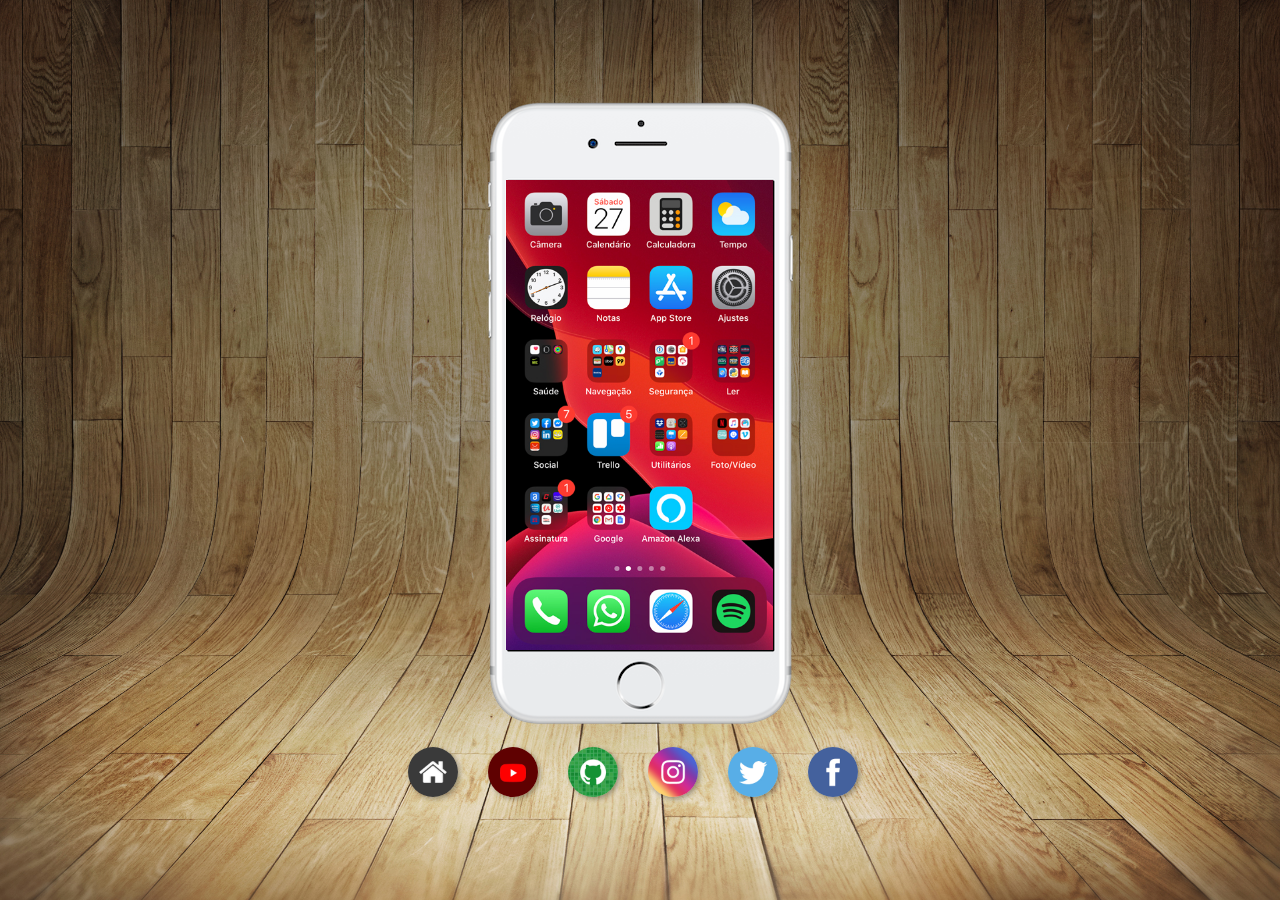
<file: index.html>
<!DOCTYPE html>
<html lang="pt-br">
<head>
    <meta charset="UTF-8">
    <meta name="viewport" content="width=device-width, initial-scale=1.0">
    <link rel="stylesheet" href="estilos/style.css">
    <link rel="shortcut icon" href="favicon.ico" type="image/x-icon">
    <title>Projeto Redes Sociais</title>
</head>
<body>
    <main>
        <section id="telefone">
            <iframe src="home.html" name="tela" id="tela" frameborder="0"></iframe>
        </section>
        <section id="redes-sociais">
            <a href="home.html" target="tela"><img src="imagens/logo-home.jpg" alt=""></a> <br>
            <a href="youtube.html" target="tela"><img src="imagens/logo-youtube.jpg" alt=""></a> <br>
            <a href="github.html" target="tela"><img src="imagens/logo-github.jpg" alt=""></a> <br>
            <a href="instagram.html" target="tela"><img src="imagens/logo-instagram.jpg" alt=""></a> <br>
            <a href="twitter.html" target="tela"><img src="imagens/logo-twitter.jpg" alt=""></a> <br>
            <a href="facebook.html" target="tela"><img src="imagens/logo-facebook.jpg" alt=""></a> <br>
        </section>
    </main>
</body>
</html>
</file>
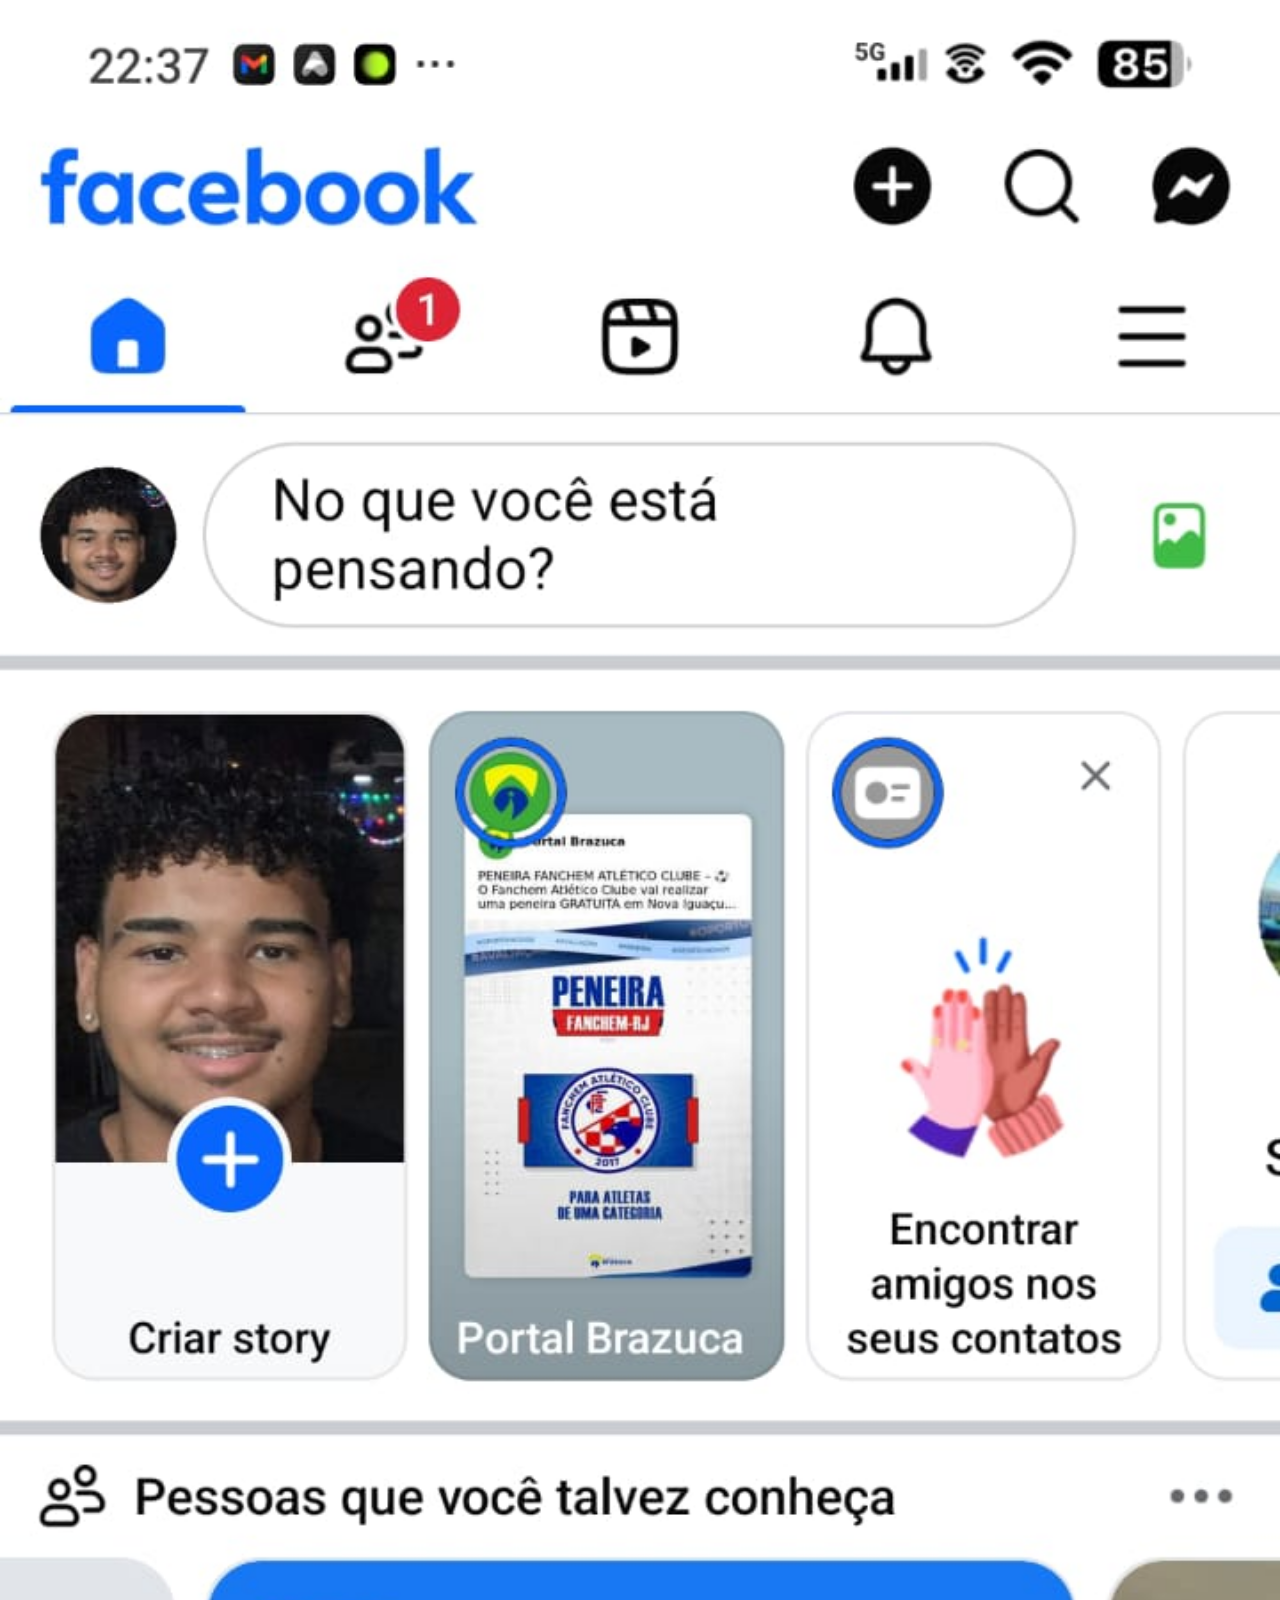
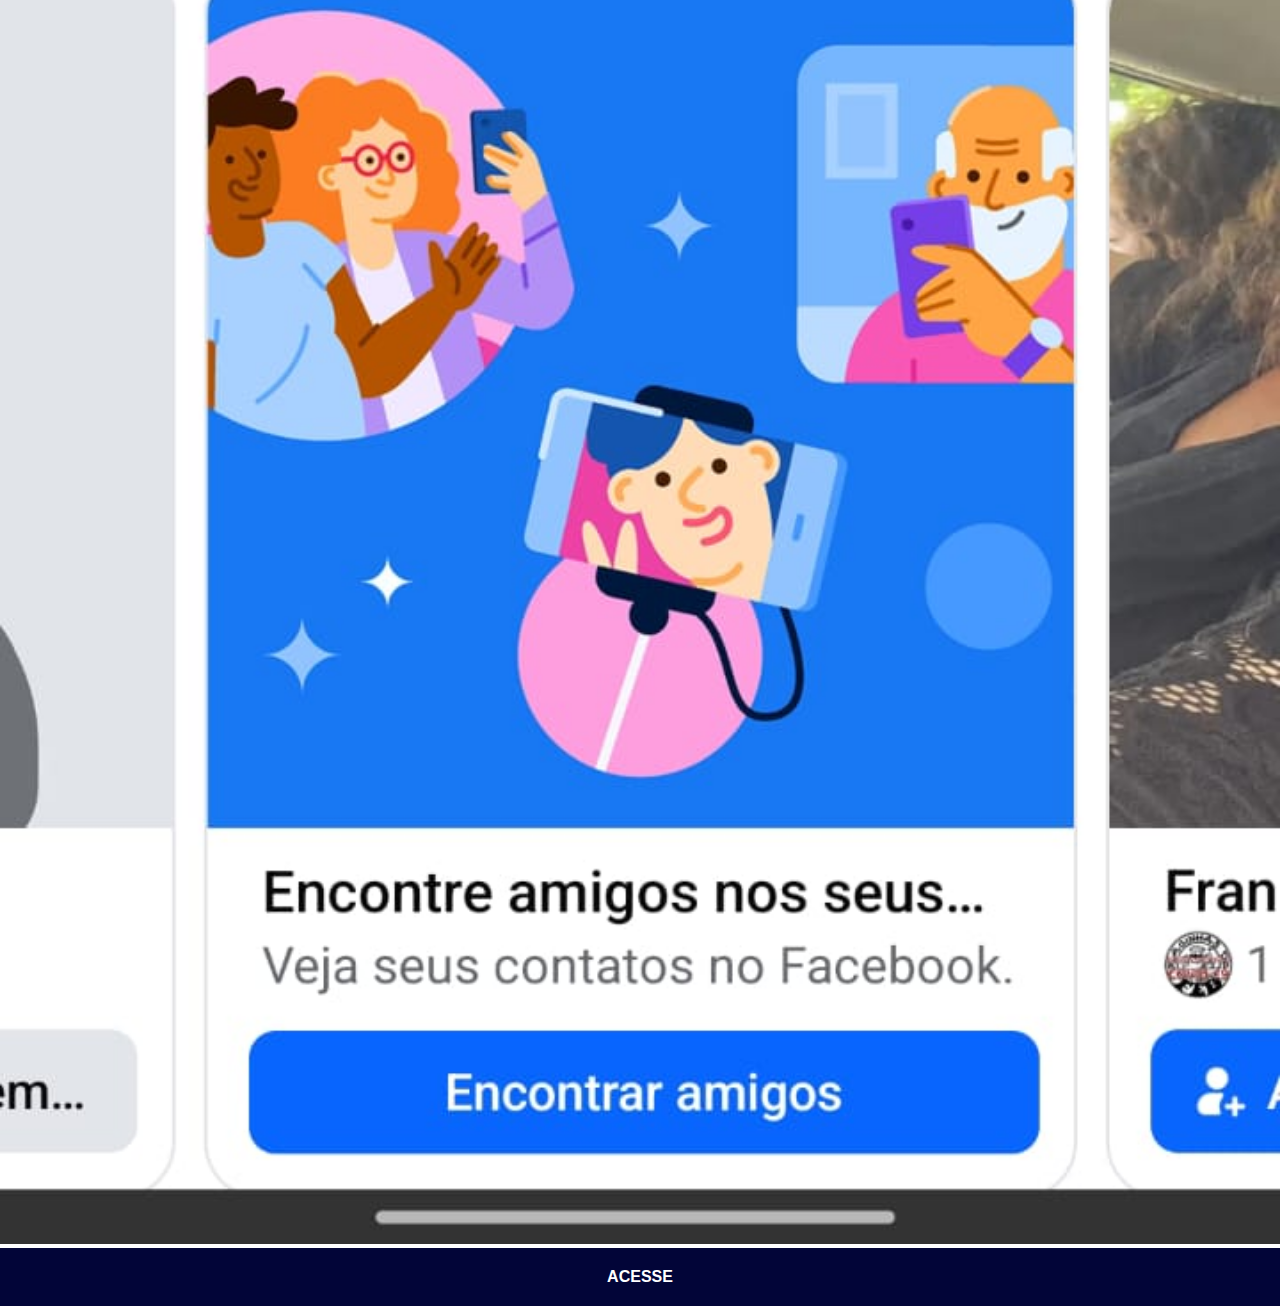
<file: facebook.html>
<!DOCTYPE html>
<html lang="pt-br">
<head>
    <meta charset="UTF-8">
    <meta name="viewport" content="width=device-width, initial-scale=1.0">
    <title>Facebook</title>
    <link rel="stylesheet" href="estilos/social.css">
</head>
<body>
    <img src="imagens/facebook.jpg" alt="Facebook">
    <a href="https://www.facebook.com/profile.php?id=100077715813663" target="_blank">ACESSE</a>
</body>
</html>
</file>
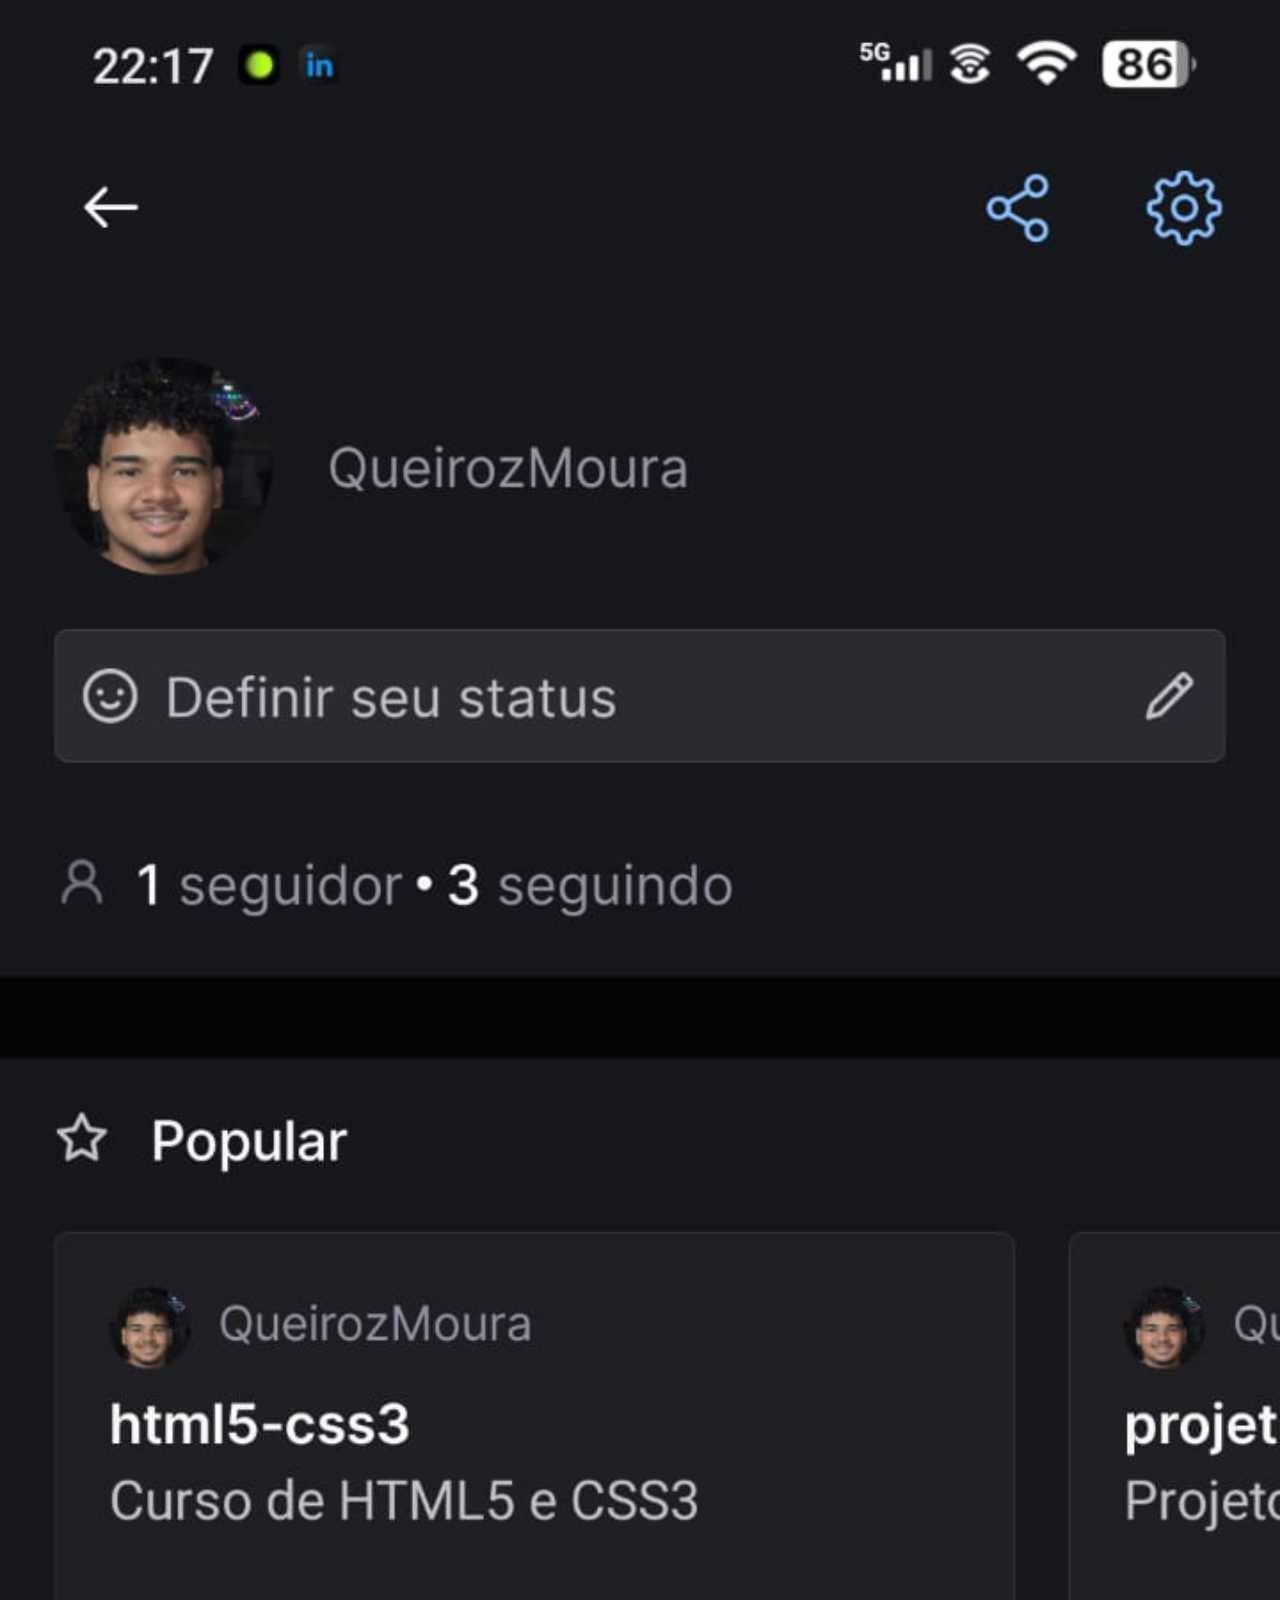
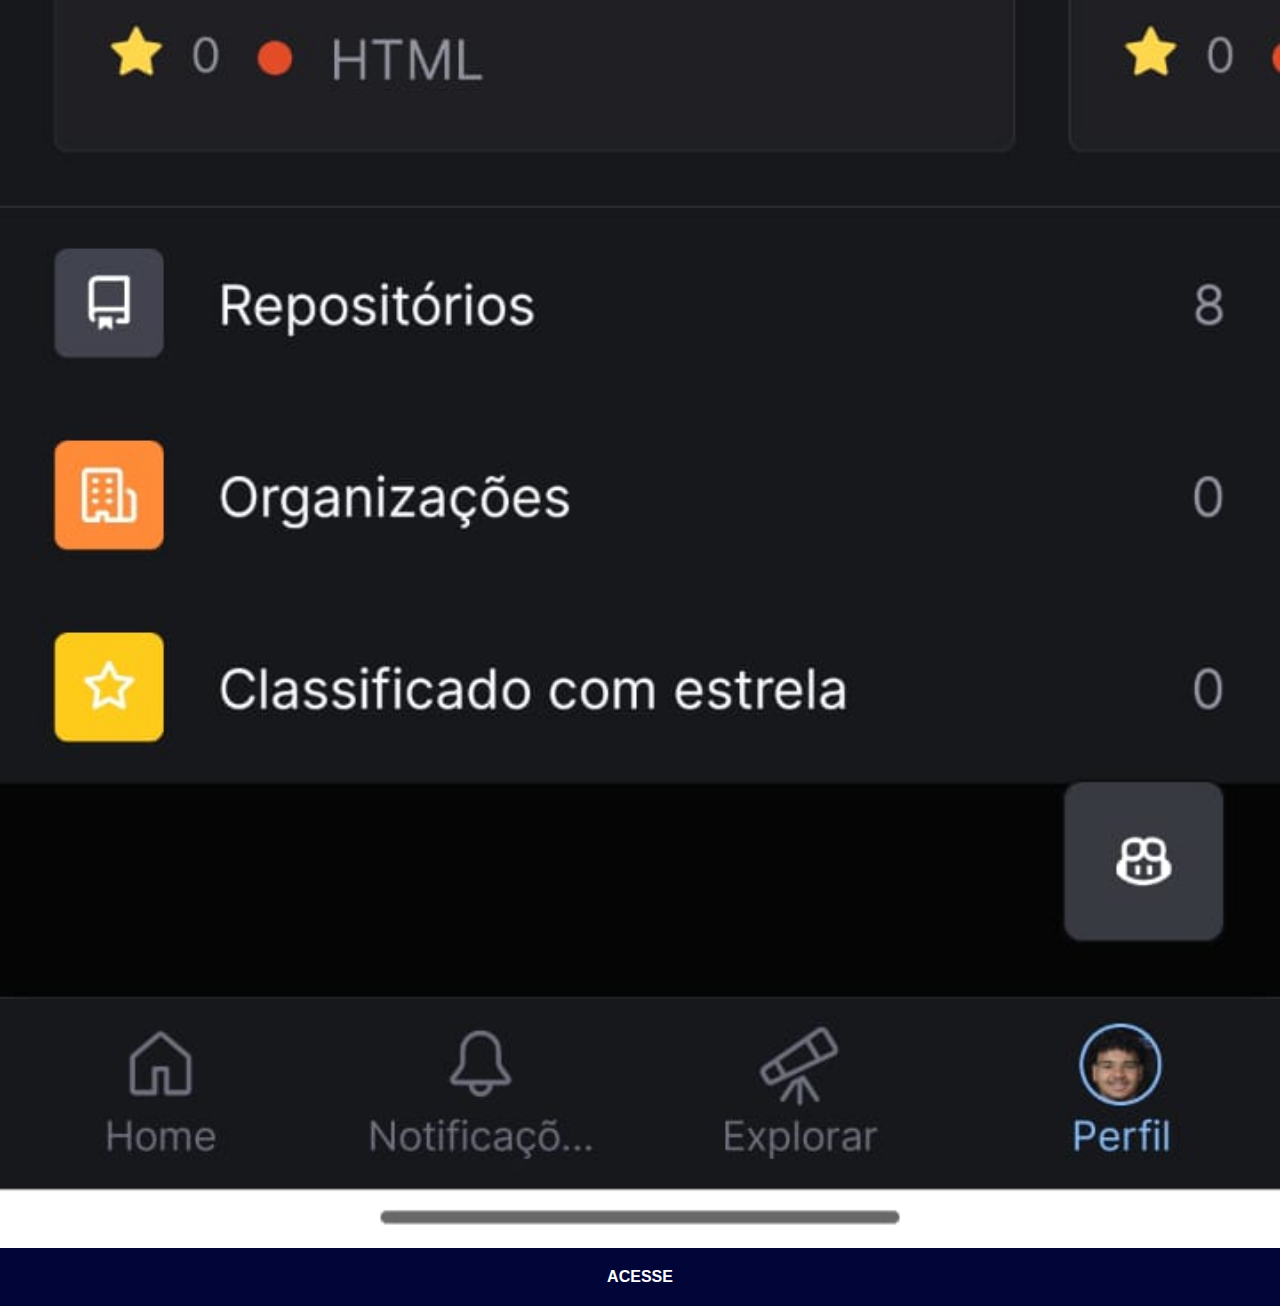
<file: github.html>
<!DOCTYPE html>
<html lang="pt-br">
<head>
    <meta charset="UTF-8">
    <meta name="viewport" content="width=device-width, initial-scale=1.0">
    <title>Github</title>
    <link rel="stylesheet" href="estilos/social.css">
</head>
<body>
    <img  src="imagens/github.jpg" alt="Github">
    <a href="https://github.com/QueirozMoura" target="_blank">ACESSE</a>
</body>
</html>
</file>
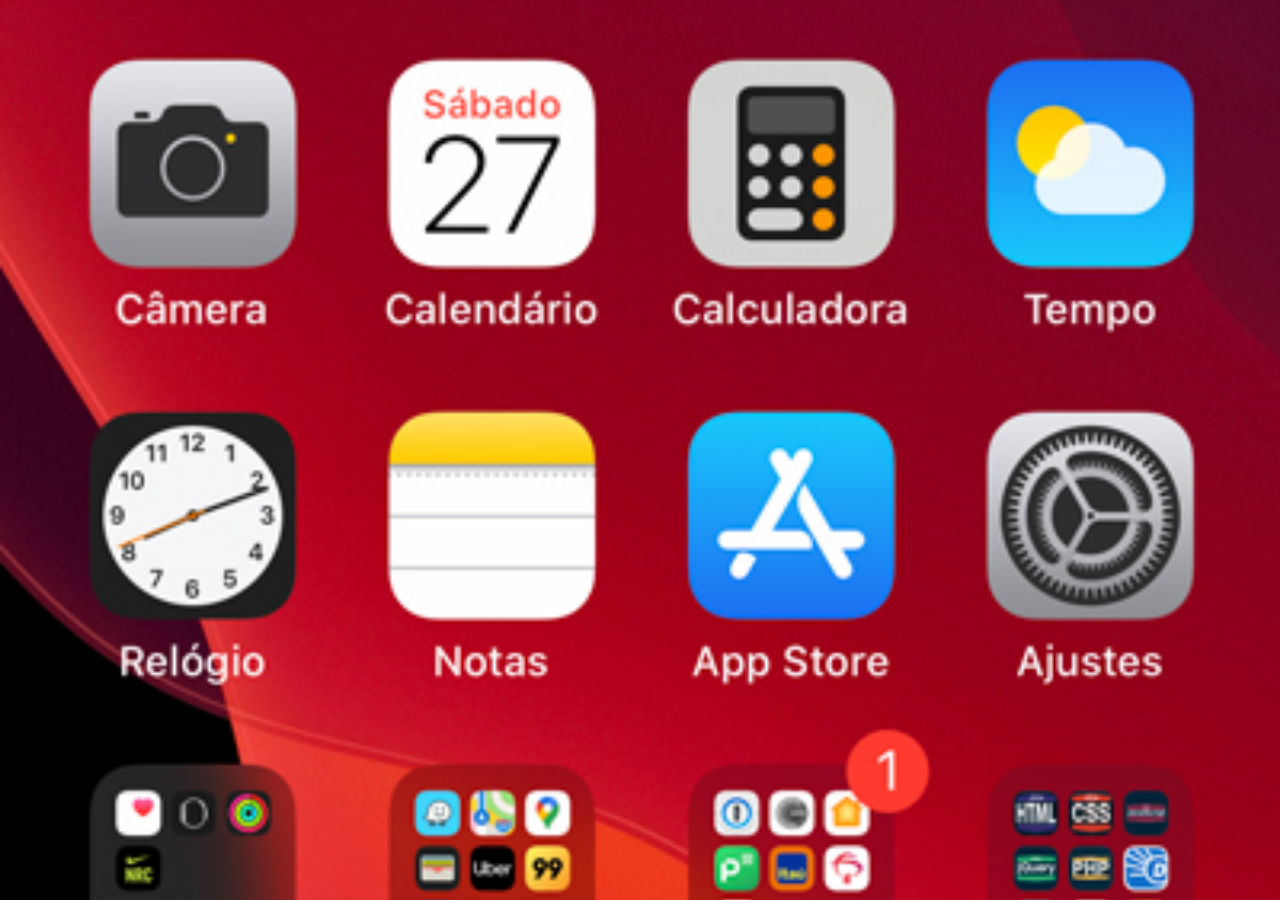
<file: home.html>
<!DOCTYPE html>
<html lang="pt-br">
<head>
    <meta charset="UTF-8">
    <meta name="viewport" content="width=device-width, initial-scale=1.0">
    <title>Home</title>
    <style>
        * {
            margin: 0px;
            padding: 0px;
        }

        body {
            width: 100vw;
            height: 100vh;
            background: black url('imagens/tela-home.jpg') no-repeat top center;
            background-size: cover;
        }
    </style>
</head>
<body>
    
</body>
</html>
</file>
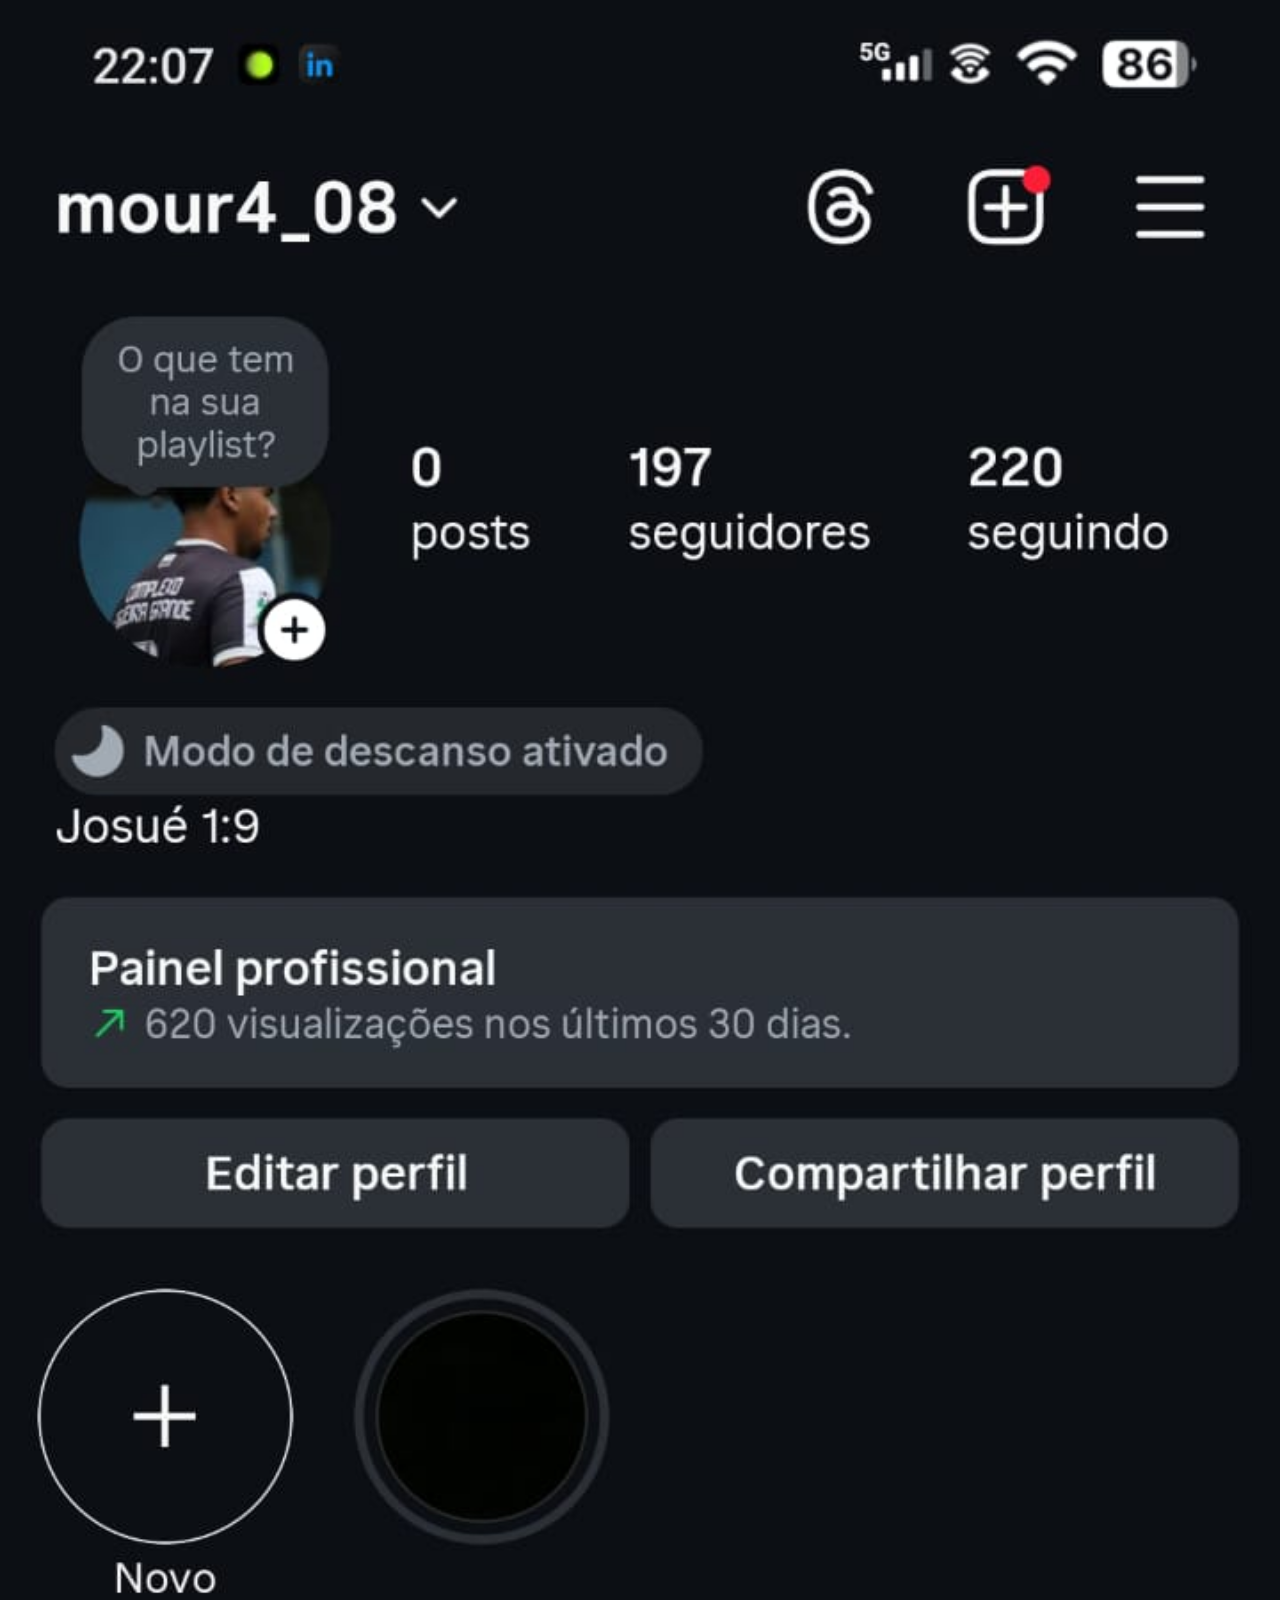
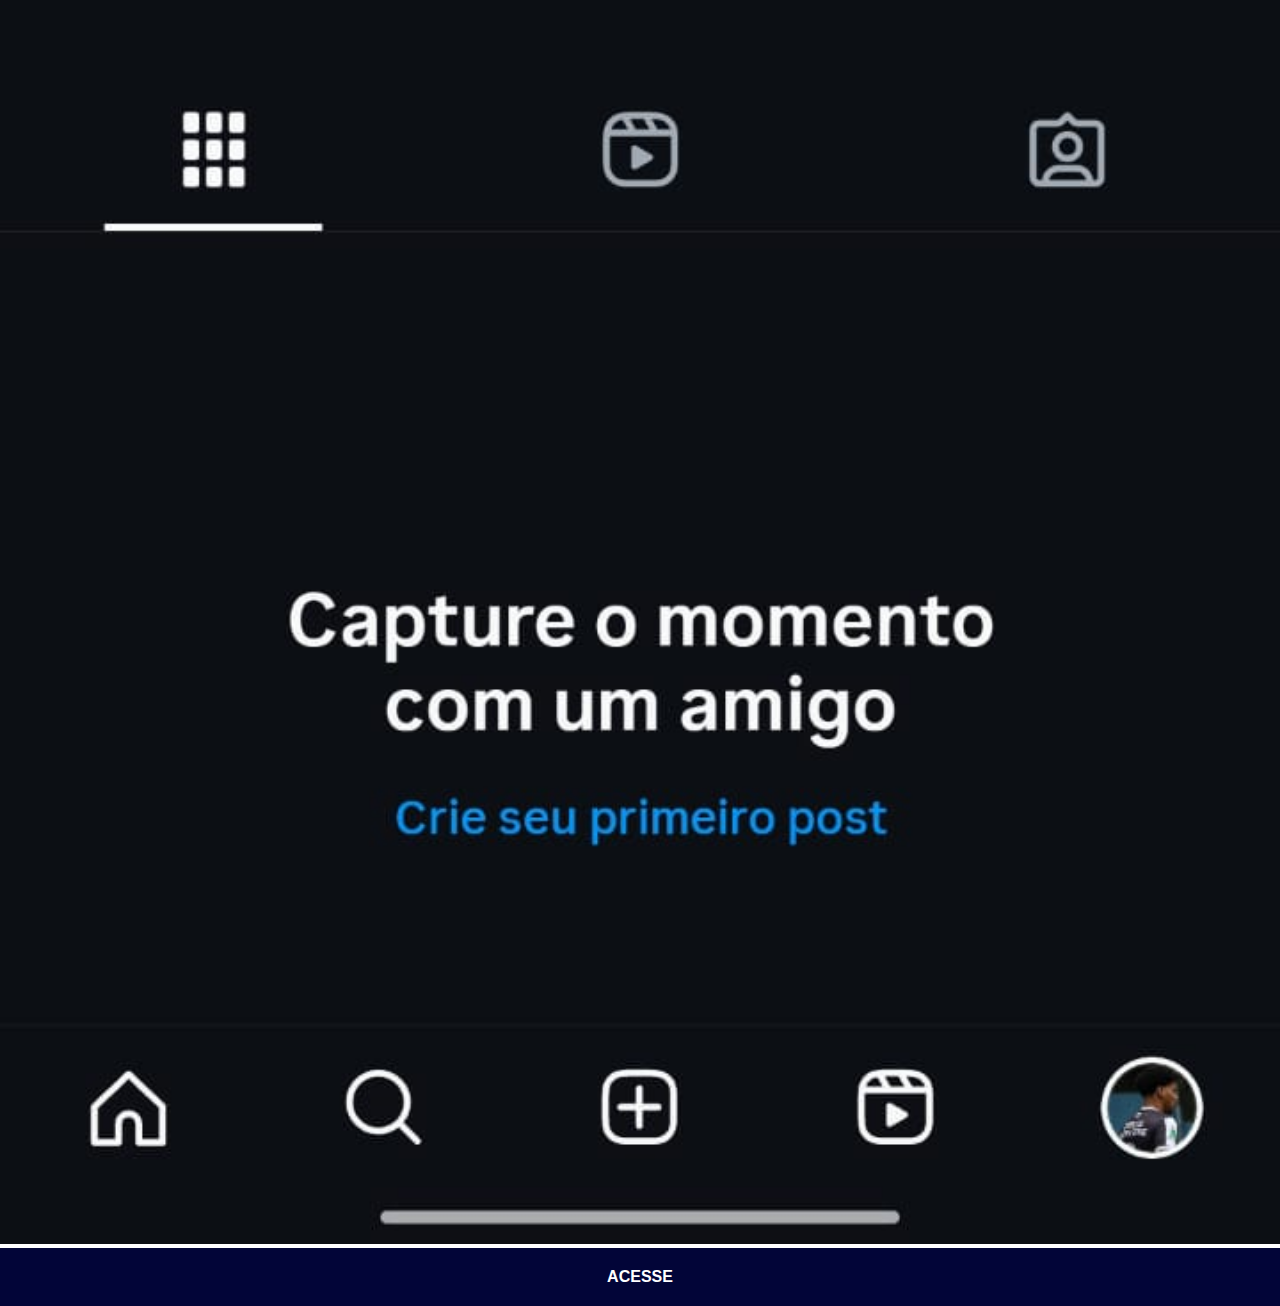
<file: instagram.html>
<!DOCTYPE html>
<html lang="pt-br">
<head>
    <meta charset="UTF-8">
    <meta name="viewport" content="width=device-width, initial-scale=1.0">
    <link rel="stylesheet" href="estilos/social.css">
    <title>Instagram</title>
</head>
<body>
    <img src="imagens/insta2.jpg" alt="Insta">
    <a href="https://www.instagram.com" target="_blank">ACESSE</a>
</body>
</html>
</file>
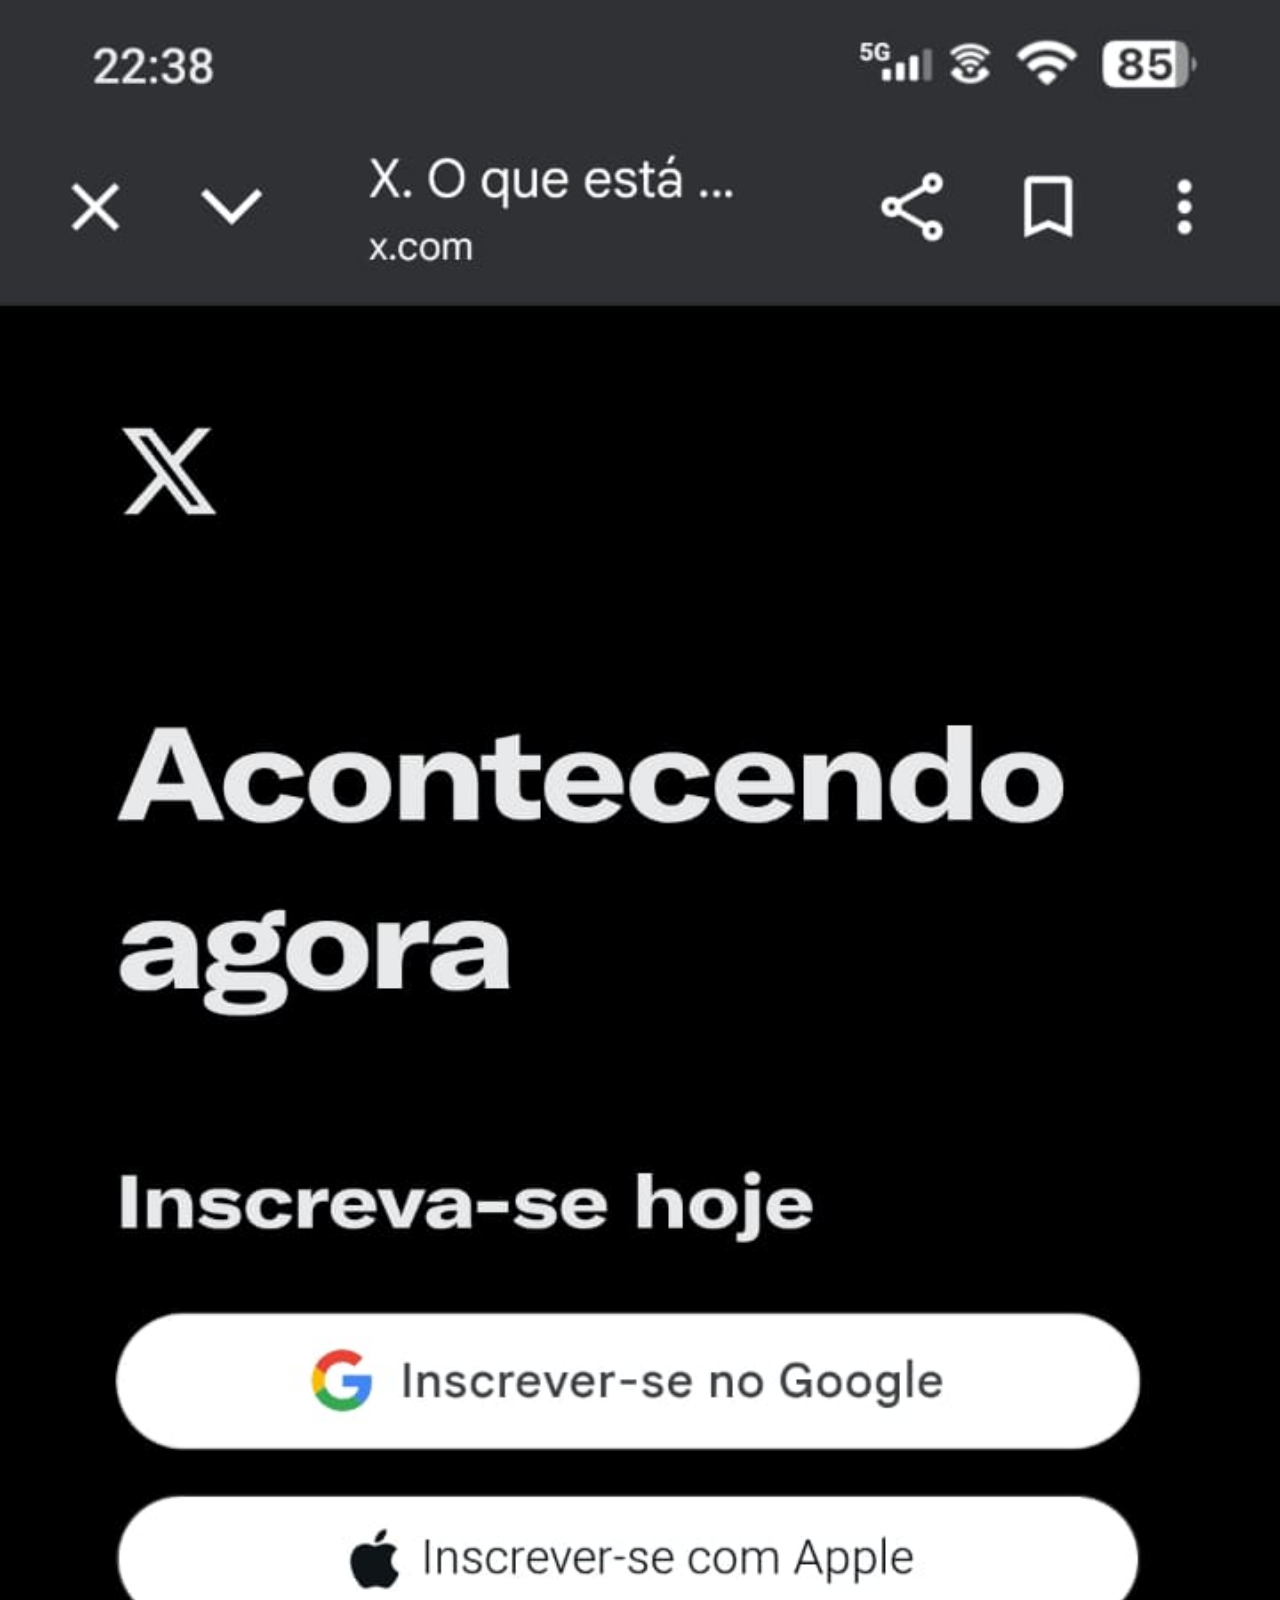
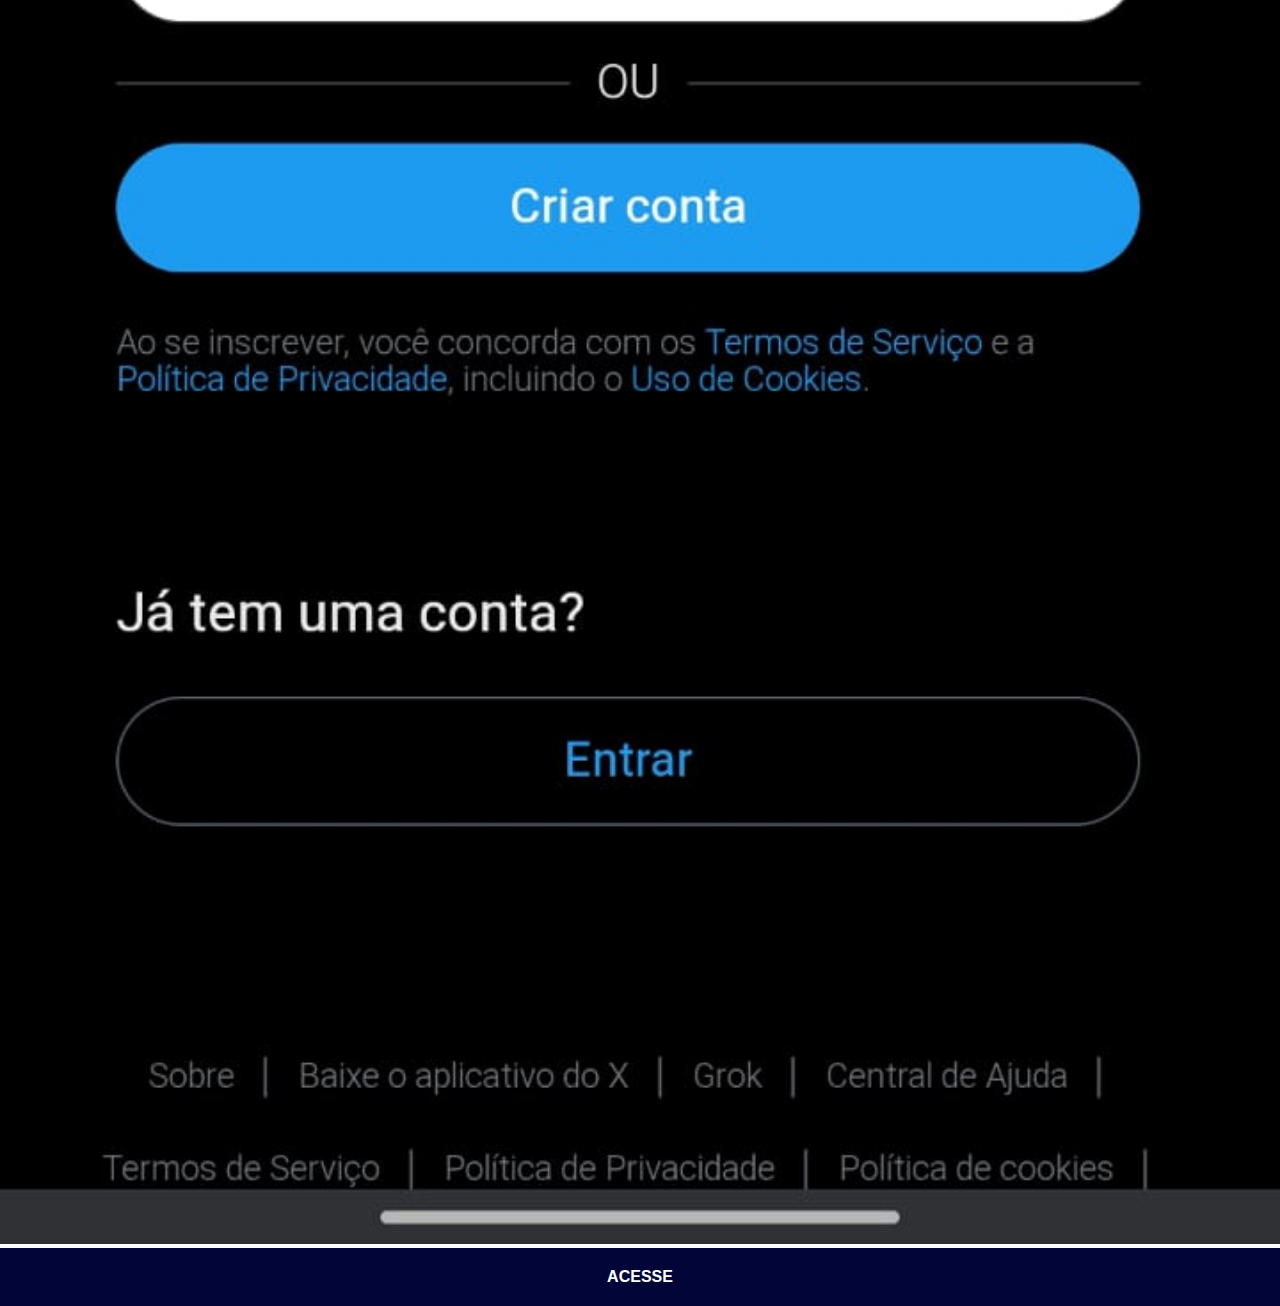
<file: twitter.html>
<!DOCTYPE html>
<html lang="pt-br">
<head>
    <meta charset="UTF-8">
    <meta name="viewport" content="width=device-width, initial-scale=1.0">
    <link rel="stylesheet" href="estilos/social.css">
    <title>Twitter</title>
</head>
<body>
    <img src="imagens/twitter.jpg" alt="Twitter">
    <a href="https://x.com">ACESSE</a>
</body>
</html>
</file>
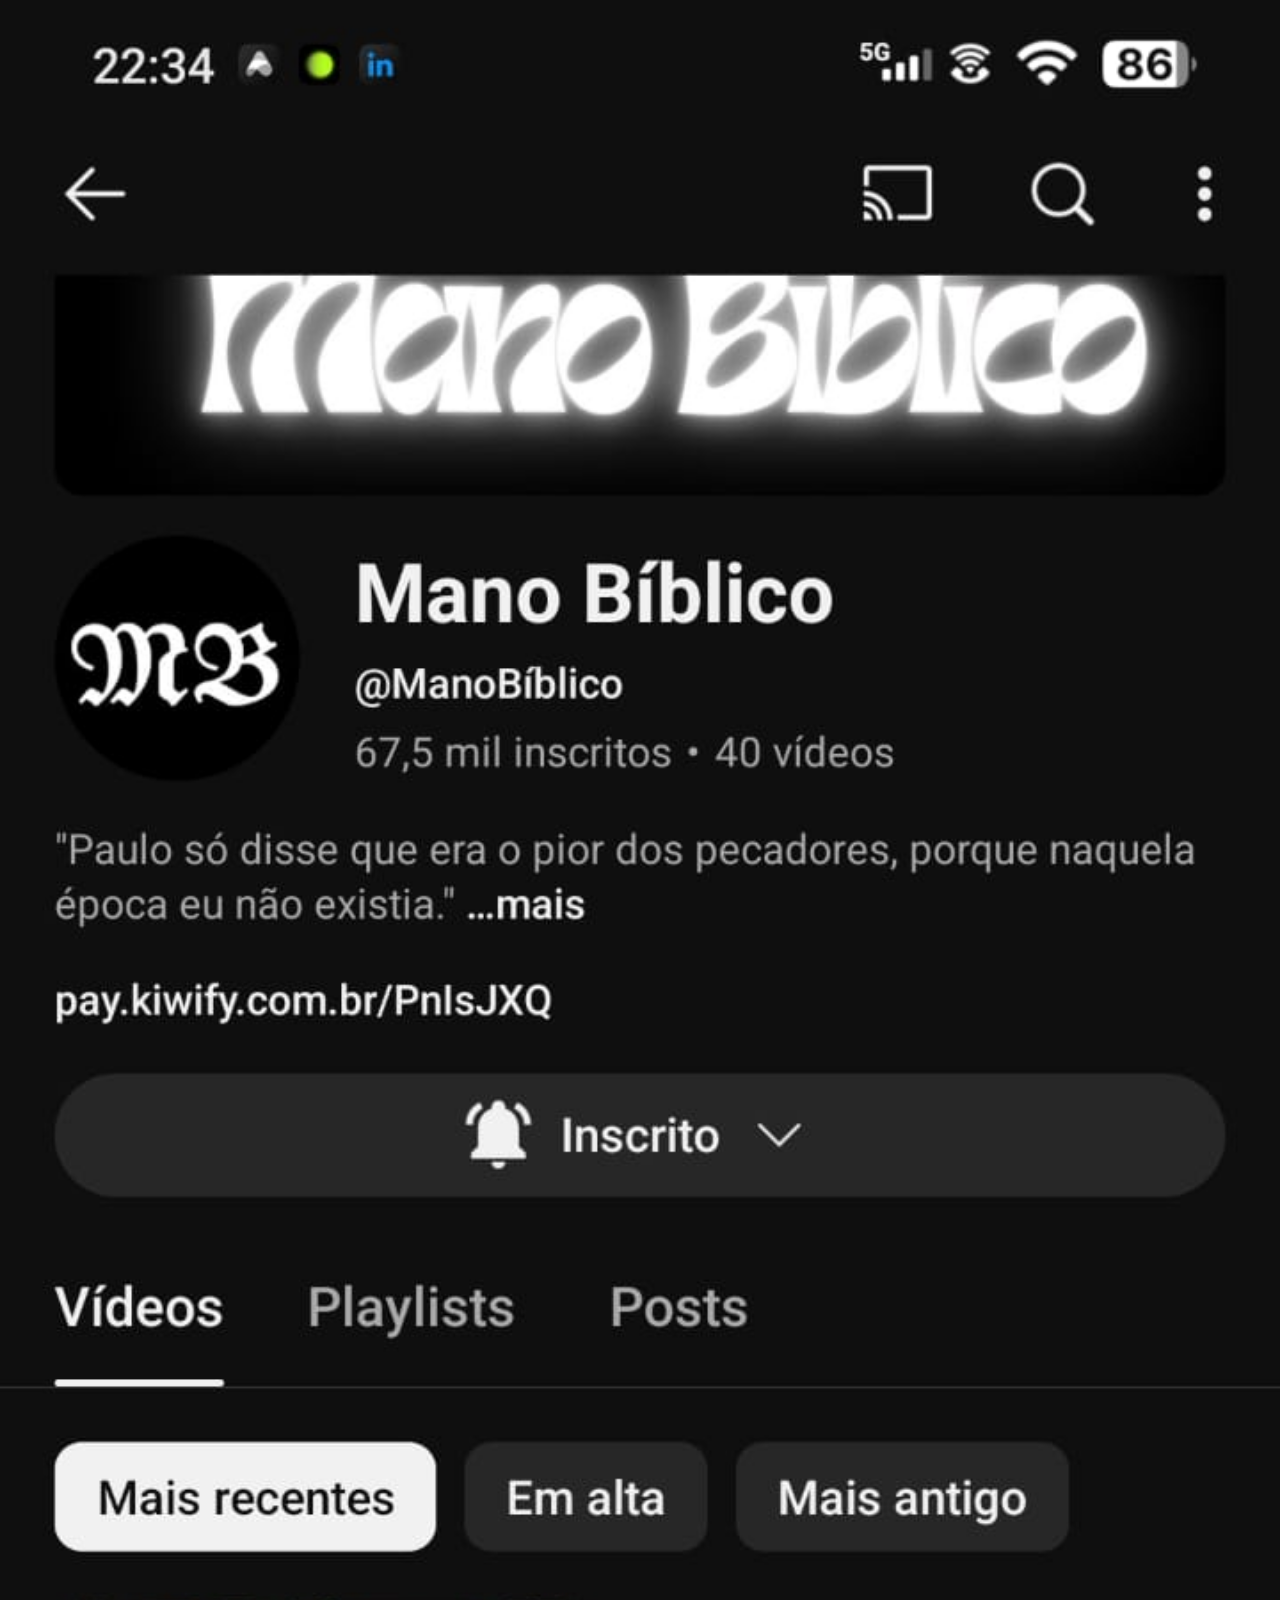
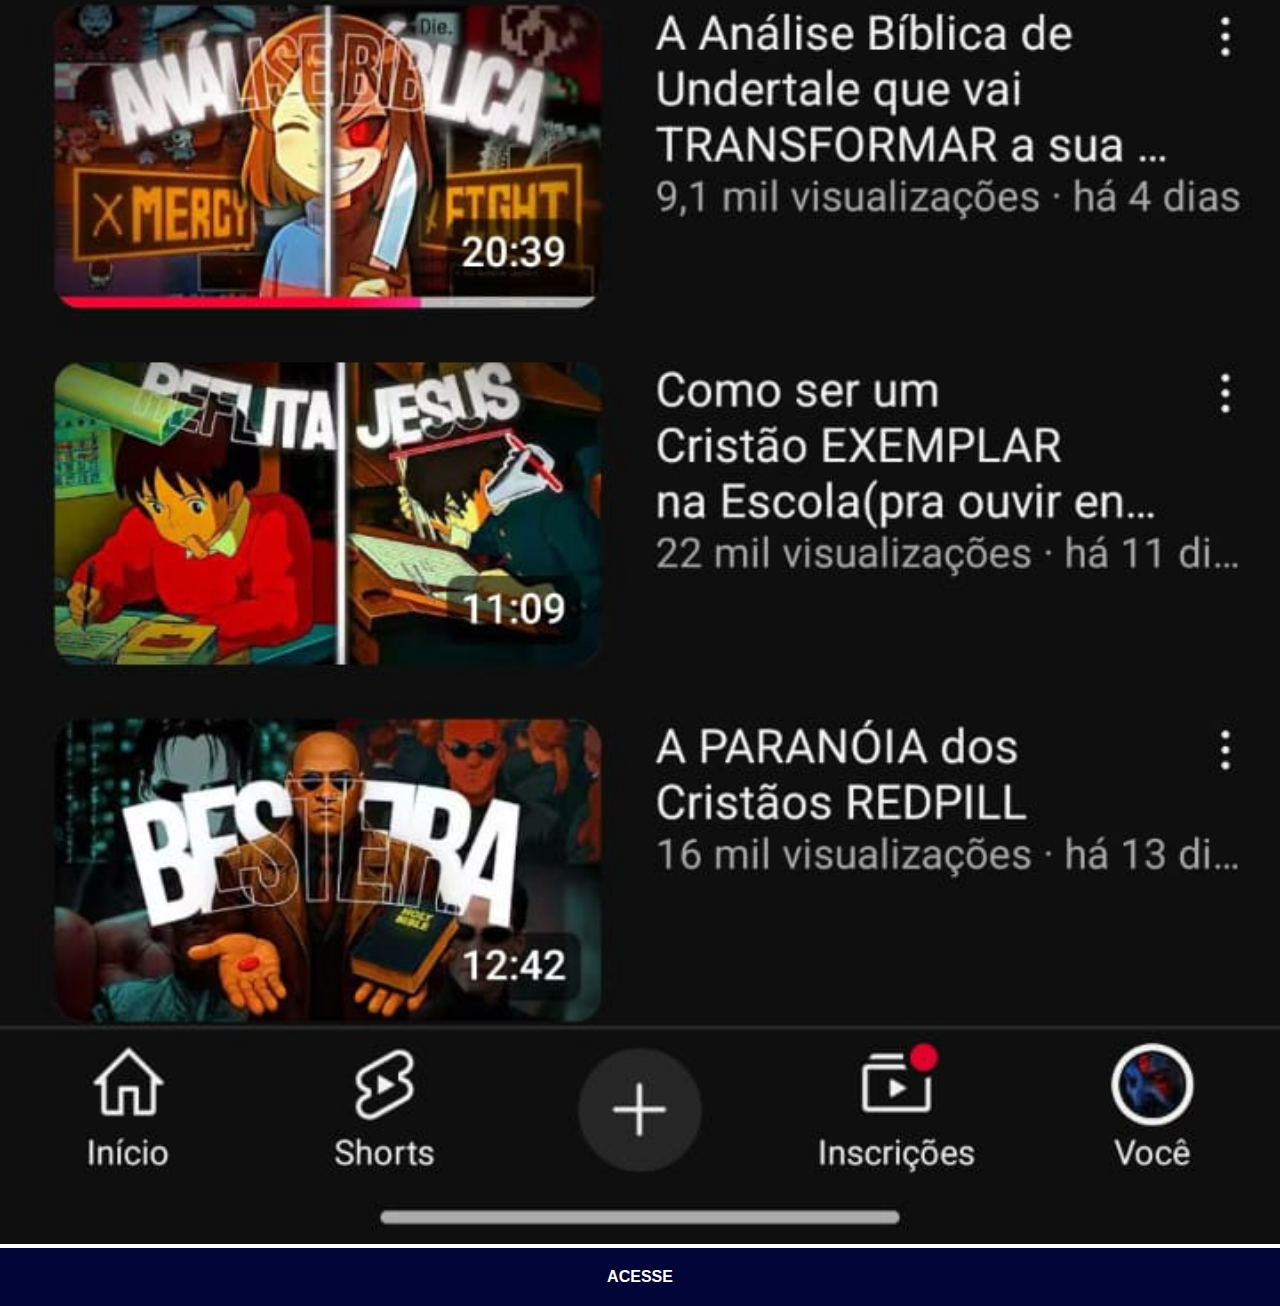
<file: youtube.html>
<!DOCTYPE html>
<html lang="pt-br">
<head>
    <meta charset="UTF-8">
    <meta name="viewport" content="width=device-width, initial-scale=1.0">
    <title>Youtube</title>
    <link rel="stylesheet" href="estilos/social.css">
</head>
<body>
    <img src="imagens/youtube.jpg" alt="youtube">
    <a href="https://www.youtube.com/@ManoBíblico" target="_blank">ACESSE</a>
</body>
</html>
</file>
<file: estilos/style.css>
@charset "UTF-8";

* {
    margin: 0px;
    padding: 0px;
    box-sizing: border-box;
    font-family: Arial, Helvetica, sans-serif;
}

html, body {
    width: 100%;
    height: 100%;
}

body {
    background: url('../imagens/fundo-madeira.jpg') no-repeat top center;
    background-size: cover;
    background-attachment: fixed;
}

main {
    min-height: 100vh;
    display: flex;
    flex-direction: column;
    align-items: center;
    justify-content: center;
    gap: 20px;
    padding: 20px;
}

section#telefone {
    position: relative;
    width: 90vw;
    max-width: 311px;
    aspect-ratio: 311 / 627;
    background: url('../imagens/frame-iphone.png') no-repeat center center;
    background-size: contain;
}

iframe#tela {
    position: absolute;
    top: 12.8%;
    left: 7%;
    width: 85.8%;
    height: 75%;
    border: none;
}

section#redes-sociais {
    display: flex;
    flex-wrap: wrap;
    justify-content: center;
    gap: 15px;
}

section#redes-sociais img {
    width: 50px;
    height: 50px;
    border-radius: 50%;
    box-shadow: 2px 2px 5px rgba(0, 0, 0, 0.315);
    transition: transform .3s, box-shadow .3s;
}

section#redes-sociais img:hover {
    border: 2px solid rgba(255, 255, 255, 0.603);
    transform: translate(-3px, -3px);
    box-shadow: 5px 5px 10px rgba(0, 0, 0, 0.564);
}
</file>
<file: estilos/social.css>
@charset "UTF-8";

* {
            margin: 0px;
            padding: 0px;
            font-family: Arial, Helvetica, sans-serif;
        }

        ::-webkit-scrollbar {
            width: 0px;
            height: 0px;
        }

        img {
            width: 100vw;
        }

        a {
            display: block;
            background-color: rgb(2, 5, 56);
            color: white;
            padding: 20px;
            text-align: center;
            font-weight: bold;
            text-decoration: none;
        }

        a:hover {
            background-color: rgb(1, 2, 50);
        }
</file>
